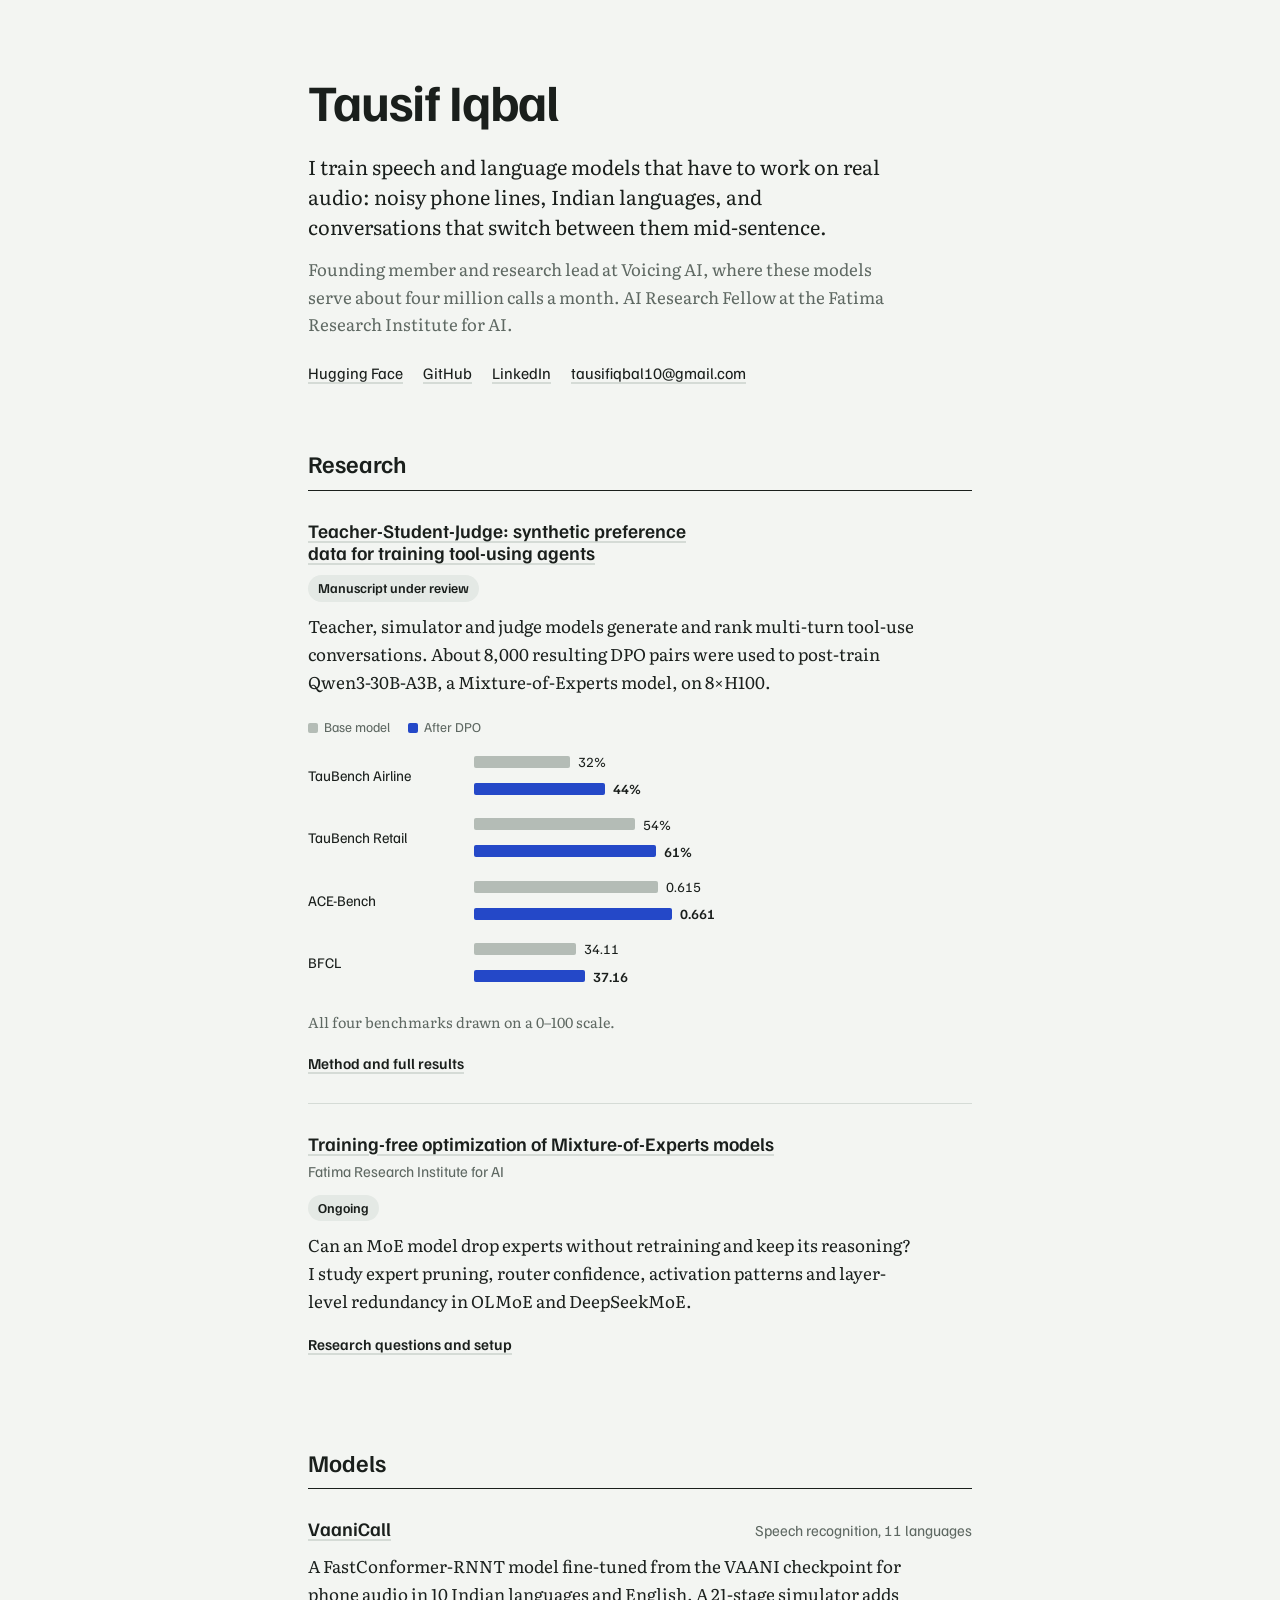
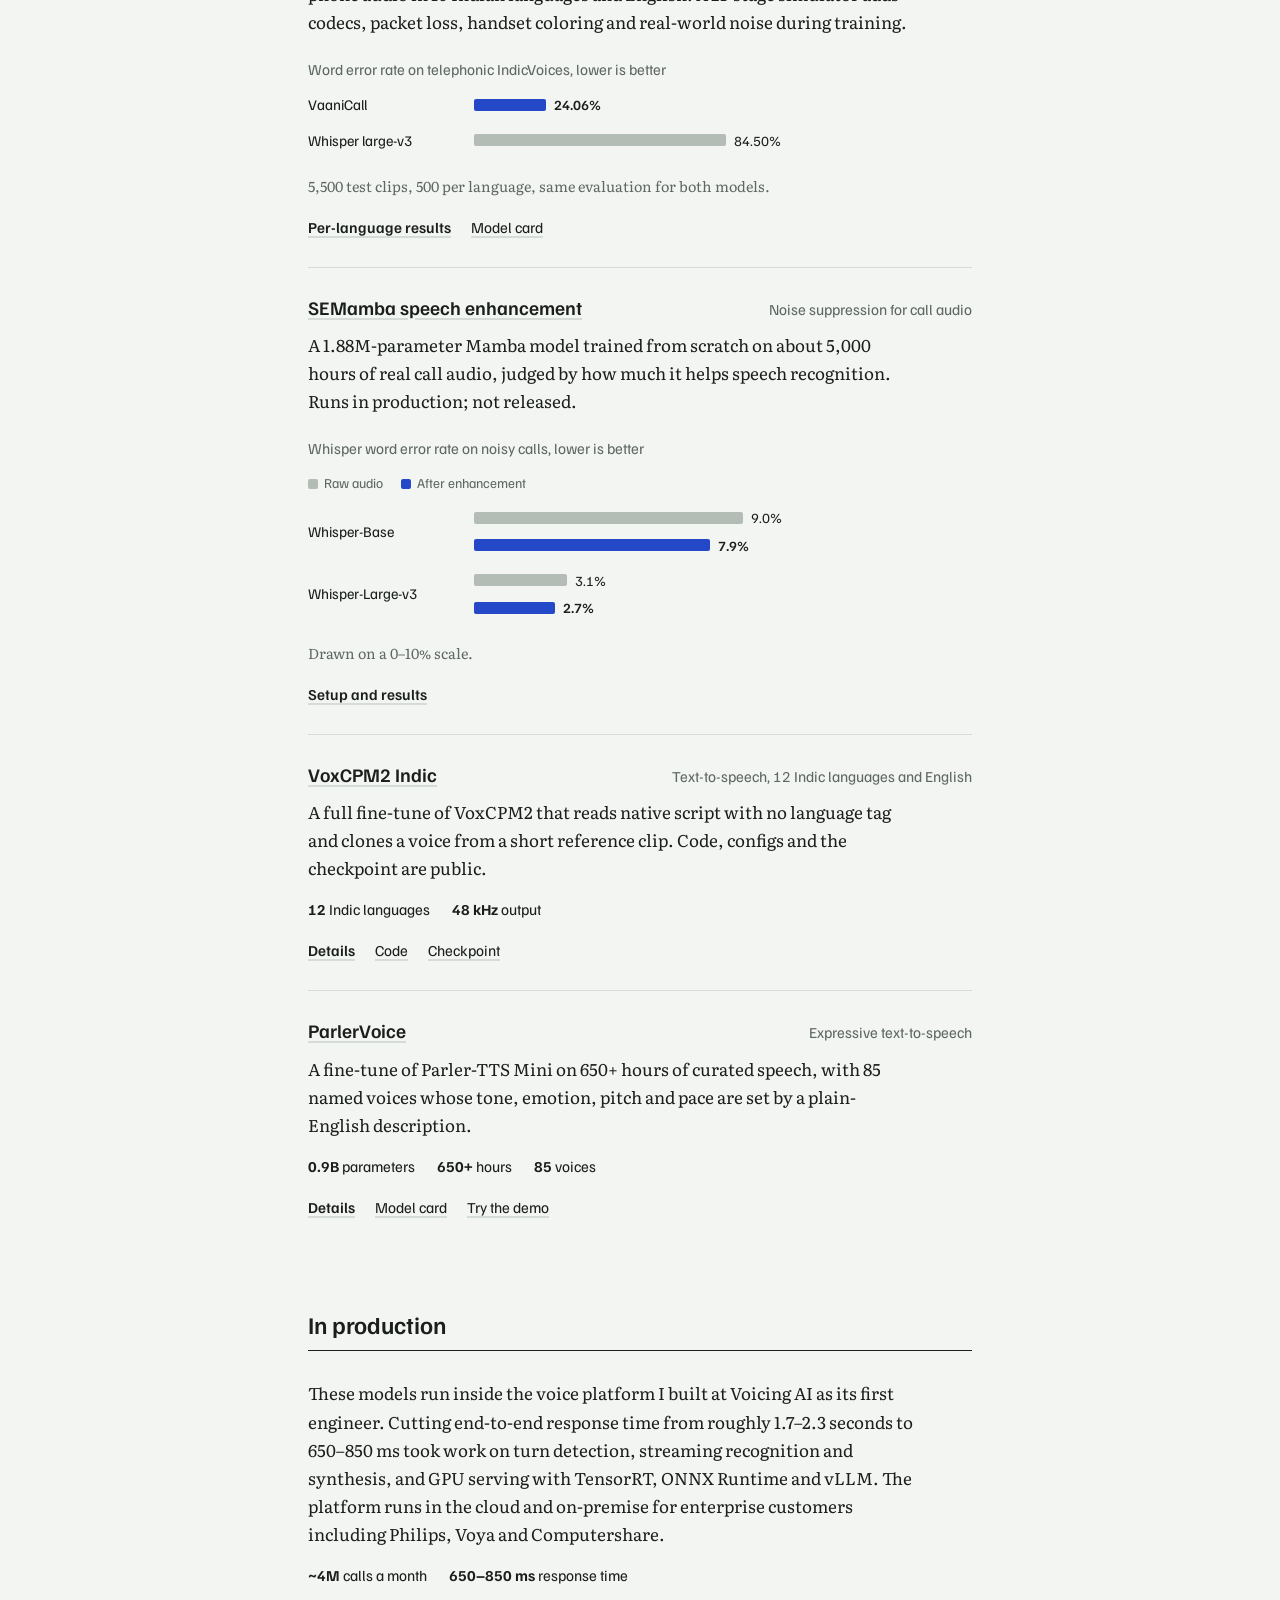
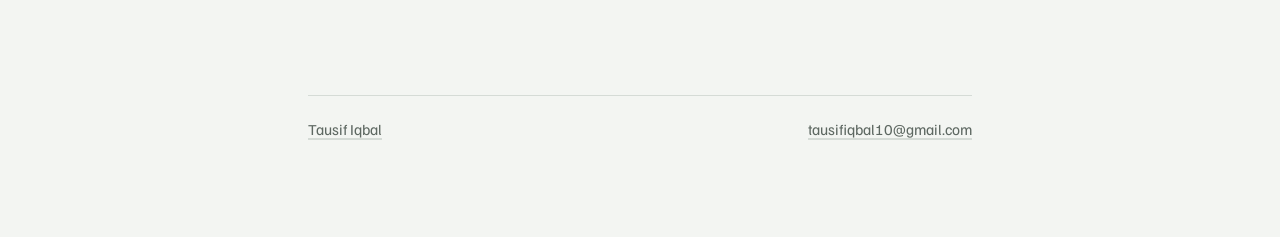
<file: index.html>
<!doctype html>
<html lang="en">
<head>
<meta charset="utf-8">
<meta name="viewport" content="width=device-width, initial-scale=1">
<title>Tausif Iqbal</title>
<meta name="description" content="Tausif Iqbal trains speech and language models for real-world audio: telephony ASR for Indian languages, multilingual TTS, speech enhancement and LLM post-training.">
<link rel="preconnect" href="https://fonts.googleapis.com">
<link rel="preconnect" href="https://fonts.gstatic.com" crossorigin>
<link rel="stylesheet" href="https://fonts.googleapis.com/css2?family=Familjen+Grotesk:wght@500;600;700&family=Literata:opsz,wght@7..72,400;7..72,500&display=swap">
<link rel="stylesheet" href="style.css">
</head>
<body>
<main class="page">

<header>
  <h1>Tausif Iqbal</h1>
  <p class="lede">I train speech and language models that have to work on real audio: noisy phone lines, Indian languages, and conversations that switch between them mid-sentence.</p>
  <p class="sub">Founding member and research lead at Voicing AI, where these models serve about four million calls a month. AI Research Fellow at the Fatima Research Institute for AI.</p>
  <nav class="links" aria-label="Profiles">
    <a href="https://huggingface.co/TieIncred">Hugging Face</a>
    <a href="https://github.com/tieincred">GitHub</a>
    <a href="https://linkedin.com/in/tausif-iqbal-77819a182/">LinkedIn</a>
    <a href="mailto:tausifiqbal10@gmail.com">tausifiqbal10@gmail.com</a>
  </nav>
</header>

<section aria-labelledby="research">
  <h2 id="research">Research</h2>

  <article class="item">
    <h3><a href="teacher-student-judge.html">Teacher-Student-Judge: synthetic preference data for training tool-using agents</a></h3>
    <span class="status">Manuscript under review</span>
    <p>Teacher, simulator and judge models generate and rank multi-turn tool-use conversations. About 8,000 resulting DPO pairs were used to post-train Qwen3-30B-A3B, a Mixture-of-Experts model, on 8×H100.</p>
    <div class="chart" role="img" aria-label="Benchmark scores before and after DPO: TauBench Airline 32 to 44 percent, Retail 54 to 61 percent, ACE-Bench 0.615 to 0.661, BFCL 34.11 to 37.16.">
<div class="key"><span>Base model</span><span class="o">After DPO</span></div>
<div class="row"><span class="lab">TauBench Airline</span><div class="bars">
<div class="bar"><i style="width:19.20%"></i>32%</div>
<div class="bar ours"><i style="width:26.40%"></i>44%</div>
</div></div>
<div class="row"><span class="lab">TauBench Retail</span><div class="bars">
<div class="bar"><i style="width:32.40%"></i>54%</div>
<div class="bar ours"><i style="width:36.60%"></i>61%</div>
</div></div>
<div class="row"><span class="lab">ACE-Bench</span><div class="bars">
<div class="bar"><i style="width:36.90%"></i>0.615</div>
<div class="bar ours"><i style="width:39.66%"></i>0.661</div>
</div></div>
<div class="row"><span class="lab">BFCL</span><div class="bars">
<div class="bar"><i style="width:20.47%"></i>34.11</div>
<div class="bar ours"><i style="width:22.30%"></i>37.16</div>
</div></div>
<p class="note">All four benchmarks drawn on a 0–100 scale.</p>
</div>
    <div class="more"><a href="teacher-student-judge.html">Method and full results</a></div>
  </article>

  <article class="item">
    <div class="item-top">
      <h3><a href="moe-optimization.html">Training-free optimization of Mixture-of-Experts models</a></h3>
      <span class="where">Fatima Research Institute for AI</span>
    </div>
    <span class="status">Ongoing</span>
    <p>Can an MoE model drop experts without retraining and keep its reasoning? I study expert pruning, router confidence, activation patterns and layer-level redundancy in OLMoE and DeepSeekMoE.</p>
    <div class="more"><a href="moe-optimization.html">Research questions and setup</a></div>
  </article>
</section>

<section aria-labelledby="models">
  <h2 id="models">Models</h2>

  <article class="item">
    <div class="item-top">
      <h3><a href="vaanicall.html">VaaniCall</a></h3>
      <span class="where">Speech recognition, 11 languages</span>
    </div>
    <p>A FastConformer-RNNT model fine-tuned from the VAANI checkpoint for phone audio in 10 Indian languages and English. A 21-stage simulator adds codecs, packet loss, handset coloring and real-world noise during training.</p>
    <div class="chart" role="img" aria-label="Word error rate on telephonic IndicVoices: VaaniCall 24.06 percent, Whisper large-v3 84.50 percent.">
<span class="chart-title">Word error rate on telephonic IndicVoices, lower is better</span>
<div class="row"><span class="lab">VaaniCall</span><div class="bars">
<div class="bar ours"><i style="width:14.44%"></i>24.06%</div>
</div></div>
<div class="row"><span class="lab">Whisper large-v3</span><div class="bars">
<div class="bar"><i style="width:50.70%"></i>84.50%</div>
</div></div>
<p class="note">5,500 test clips, 500 per language, same evaluation for both models.</p>
</div>
    <div class="more"><a href="vaanicall.html">Per-language results</a><a href="https://huggingface.co/TieIncred/VaaniCall">Model card</a></div>
  </article>

  <article class="item">
    <div class="item-top">
      <h3><a href="semamba.html">SEMamba speech enhancement</a></h3>
      <span class="where">Noise suppression for call audio</span>
    </div>
    <p>A 1.88M-parameter Mamba model trained from scratch on about 5,000 hours of real call audio, judged by how much it helps speech recognition. Runs in production; not released.</p>
    <div class="chart" role="img" aria-label="Whisper word error rate on noisy audio. Whisper-Base 9.0 percent raw, 7.9 after enhancement. Whisper-Large-v3 3.1 raw, 2.7 after enhancement.">
<span class="chart-title">Whisper word error rate on noisy calls, lower is better</span>
<div class="key"><span>Raw audio</span><span class="o">After enhancement</span></div>
<div class="row"><span class="lab">Whisper-Base</span><div class="bars">
<div class="bar"><i style="width:54.00%"></i>9.0%</div>
<div class="bar ours"><i style="width:47.40%"></i>7.9%</div>
</div></div>
<div class="row"><span class="lab">Whisper-Large-v3</span><div class="bars">
<div class="bar"><i style="width:18.60%"></i>3.1%</div>
<div class="bar ours"><i style="width:16.20%"></i>2.7%</div>
</div></div>
<p class="note">Drawn on a 0–10% scale.</p>
</div>
    <div class="more"><a href="semamba.html">Setup and results</a></div>
  </article>

  <article class="item">
    <div class="item-top">
      <h3><a href="voxcpm2-indic.html">VoxCPM2 Indic</a></h3>
      <span class="where">Text-to-speech, 12 Indic languages and English</span>
    </div>
    <p>A full fine-tune of VoxCPM2 that reads native script with no language tag and clones a voice from a short reference clip. Code, configs and the checkpoint are public.</p>
    <div class="facts"><span><b>12</b> Indic languages</span><span><b>48 kHz</b> output</span></div>
    <div class="more"><a href="voxcpm2-indic.html">Details</a><a href="https://github.com/tieincred/VoxCPM2-Indic">Code</a><a href="https://huggingface.co/TieIncred/VoxCPM2-Indic">Checkpoint</a></div>
  </article>

  <article class="item">
    <div class="item-top">
      <h3><a href="parlervoice.html">ParlerVoice</a></h3>
      <span class="where">Expressive text-to-speech</span>
    </div>
    <p>A fine-tune of Parler-TTS Mini on 650+ hours of curated speech, with 85 named voices whose tone, emotion, pitch and pace are set by a plain-English description.</p>
    <div class="facts"><span><b>0.9B</b> parameters</span><span><b>650+</b> hours</span><span><b>85</b> voices</span></div>
    <div class="more"><a href="parlervoice.html">Details</a><a href="https://huggingface.co/voicing-ai/ParlerVoice">Model card</a><a href="https://huggingface.co/spaces/voicing-ai/ParlerVoice">Try the demo</a></div>
  </article>
</section>

<section aria-labelledby="production">
  <h2 id="production">In production</h2>
  <div class="item">
    <p style="margin-top:0">These models run inside the voice platform I built at Voicing AI as its first engineer. Cutting end-to-end response time from roughly 1.7–2.3 seconds to 650–850 ms took work on turn detection, streaming recognition and synthesis, and GPU serving with TensorRT, ONNX Runtime and vLLM. The platform runs in the cloud and on-premise for enterprise customers including Philips, Voya and Computershare.</p>
    <div class="facts"><span><b>~4M</b> calls a month</span><span><b>650–850 ms</b> response time</span></div>
  </div>
</section>

<footer>
  <a href="index.html">Tausif Iqbal</a>
  <a href="mailto:tausifiqbal10@gmail.com">tausifiqbal10@gmail.com</a>
</footer>
</main>
</body>
</html>
</file>
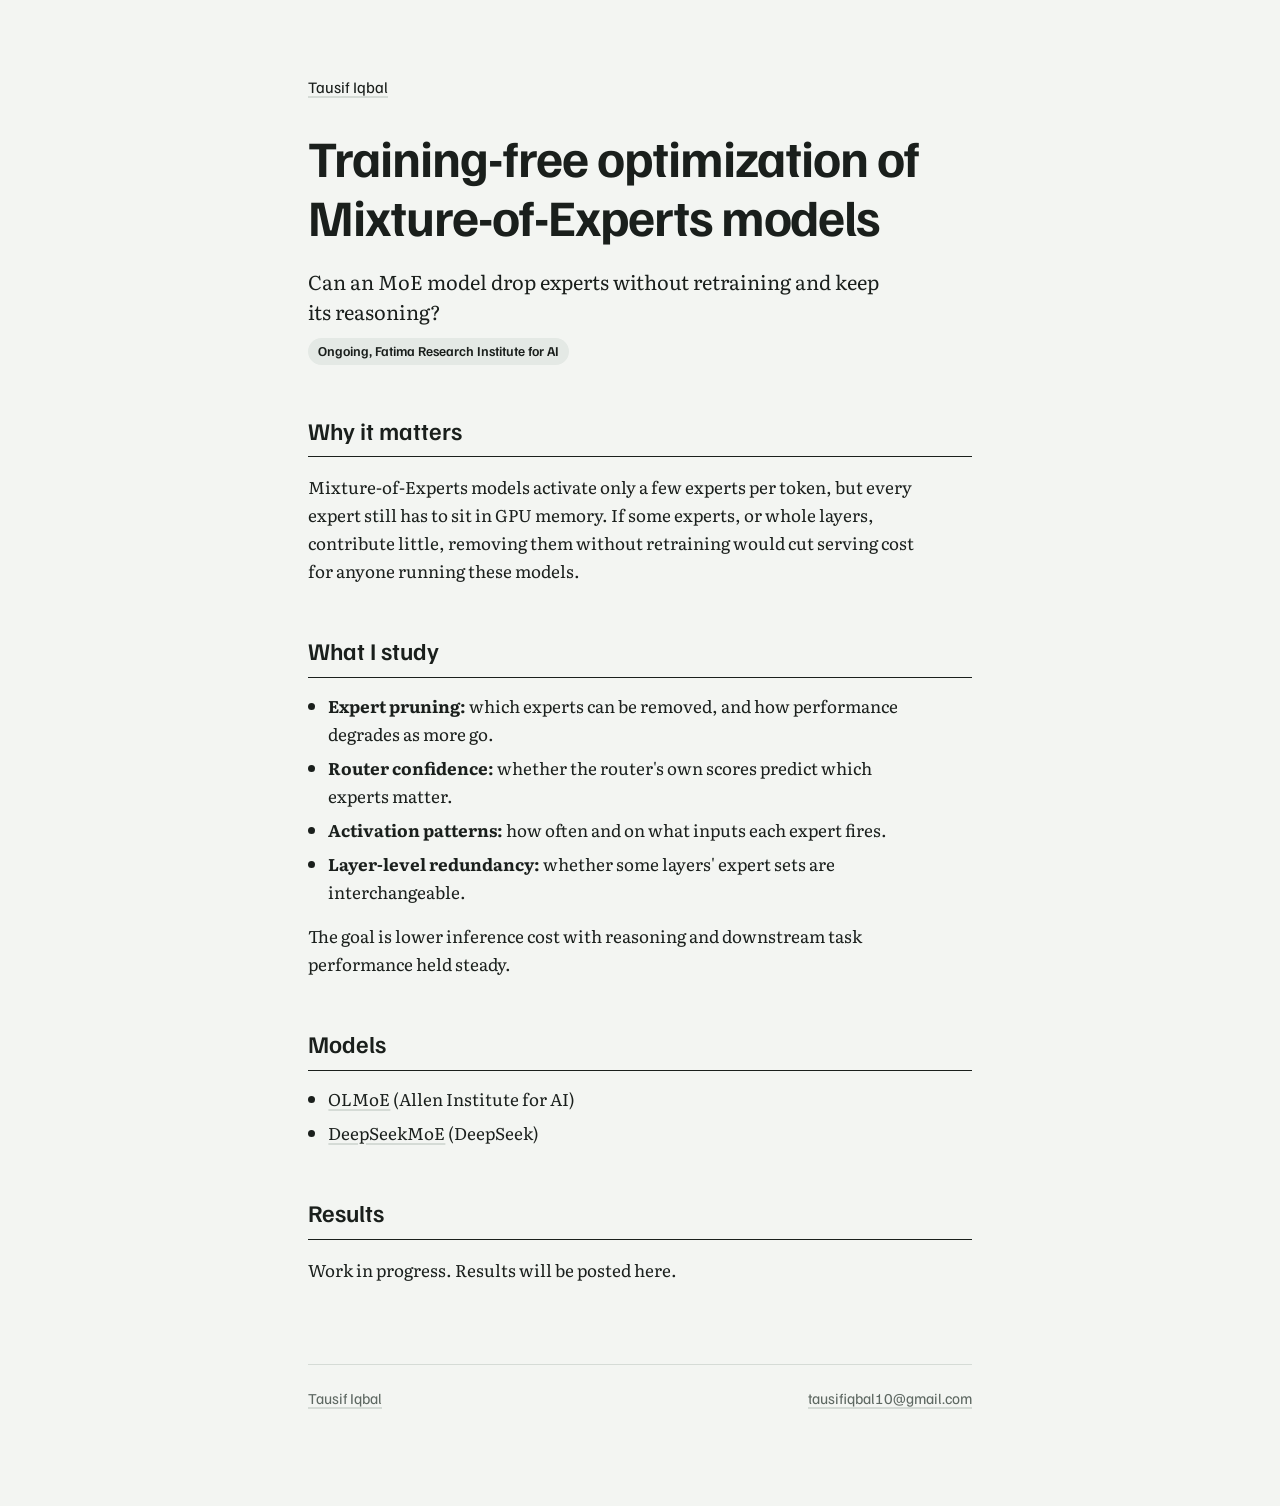
<file: moe-optimization.html>
<!doctype html>
<html lang="en">
<head>
<meta charset="utf-8">
<meta name="viewport" content="width=device-width, initial-scale=1">
<title>MoE optimization | Tausif Iqbal</title>
<meta name="description" content="Training-free optimization of Mixture-of-Experts language models: expert pruning, router confidence and layer redundancy.">
<link rel="preconnect" href="https://fonts.googleapis.com">
<link rel="preconnect" href="https://fonts.gstatic.com" crossorigin>
<link rel="stylesheet" href="https://fonts.googleapis.com/css2?family=Familjen+Grotesk:wght@500;600;700&family=Literata:opsz,wght@7..72,400;7..72,500&display=swap">
<link rel="stylesheet" href="style.css">
</head>
<body>
<main class="page detail">
<a class="back" href="index.html">Tausif Iqbal</a>
<article class="detail">
<h1>Training-free optimization of Mixture-of-Experts models</h1>
<p class="lede">Can an MoE model drop experts without retraining and keep its reasoning?</p>
<span class="status">Ongoing, Fatima Research Institute for AI</span>

<section><h2>Why it matters</h2>
<p>Mixture-of-Experts models activate only a few experts per token, but every expert still has to sit in GPU memory. If some experts, or whole layers, contribute little, removing them without retraining would cut serving cost for anyone running these models.</p></section>

<section><h2>What I study</h2>
<ul>
<li><b>Expert pruning:</b> which experts can be removed, and how performance degrades as more go.</li>
<li><b>Router confidence:</b> whether the router's own scores predict which experts matter.</li>
<li><b>Activation patterns:</b> how often and on what inputs each expert fires.</li>
<li><b>Layer-level redundancy:</b> whether some layers' expert sets are interchangeable.</li>
</ul>
<p>The goal is lower inference cost with reasoning and downstream task performance held steady.</p></section>

<section><h2>Models</h2>
<ul>
<li><a href="https://huggingface.co/allenai/OLMoE-1B-7B-0924">OLMoE</a> (Allen Institute for AI)</li>
<li><a href="https://github.com/deepseek-ai/DeepSeek-MoE">DeepSeekMoE</a> (DeepSeek)</li>
</ul></section>

<section><h2>Results</h2>
<p>Work in progress. Results will be posted here.</p></section>
</article>
<footer>
  <a href="index.html">Tausif Iqbal</a>
  <a href="mailto:tausifiqbal10@gmail.com">tausifiqbal10@gmail.com</a>
</footer>
</main>
</body>
</html>
</file>
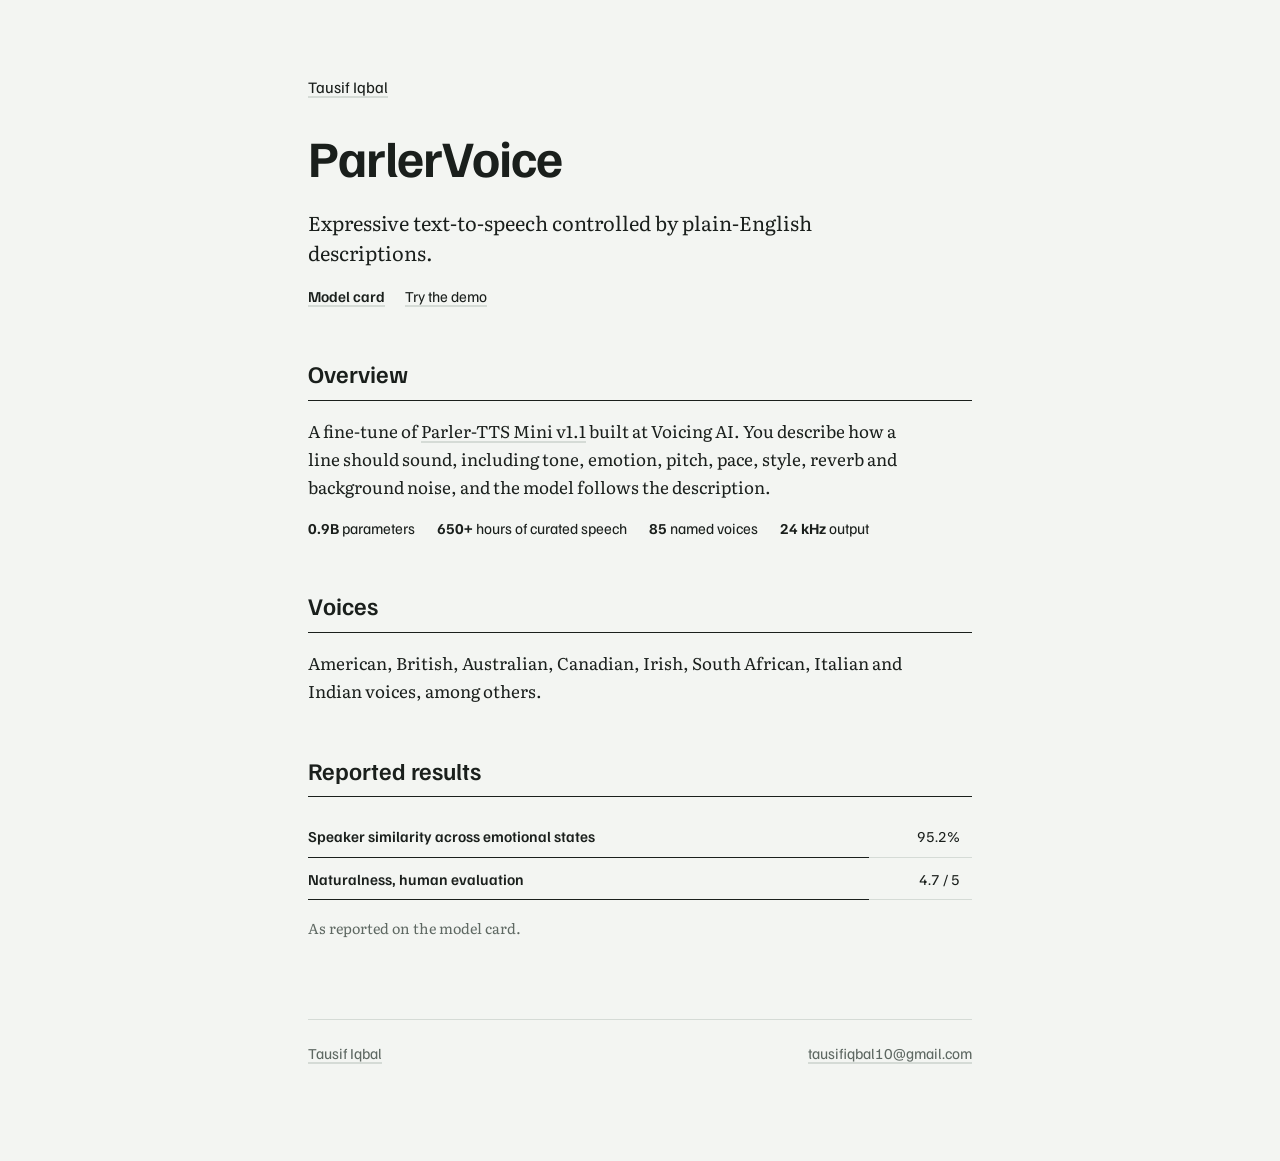
<file: parlervoice.html>
<!doctype html>
<html lang="en">
<head>
<meta charset="utf-8">
<meta name="viewport" content="width=device-width, initial-scale=1">
<title>ParlerVoice | Tausif Iqbal</title>
<meta name="description" content="ParlerVoice: expressive multi-speaker text-to-speech fine-tuned from Parler-TTS Mini.">
<link rel="preconnect" href="https://fonts.googleapis.com">
<link rel="preconnect" href="https://fonts.gstatic.com" crossorigin>
<link rel="stylesheet" href="https://fonts.googleapis.com/css2?family=Familjen+Grotesk:wght@500;600;700&family=Literata:opsz,wght@7..72,400;7..72,500&display=swap">
<link rel="stylesheet" href="style.css">
</head>
<body>
<main class="page detail">
<a class="back" href="index.html">Tausif Iqbal</a>
<article class="detail">
<h1>ParlerVoice</h1>
<p class="lede">Expressive text-to-speech controlled by plain-English descriptions.</p>
<div class="more"><a href="https://huggingface.co/voicing-ai/ParlerVoice">Model card</a><a href="https://huggingface.co/spaces/voicing-ai/ParlerVoice">Try the demo</a></div>

<section><h2>Overview</h2>
<p>A fine-tune of <a href="https://huggingface.co/parler-tts/parler-tts-mini-v1.1">Parler-TTS Mini v1.1</a> built at Voicing AI. You describe how a line should sound, including tone, emotion, pitch, pace, style, reverb and background noise, and the model follows the description.</p>
<div class="facts"><span><b>0.9B</b> parameters</span><span><b>650+</b> hours of curated speech</span><span><b>85</b> named voices</span><span><b>24 kHz</b> output</span></div></section>

<section><h2>Voices</h2>
<p>American, British, Australian, Canadian, Irish, South African, Italian and Indian voices, among others.</p></section>

<section><h2>Reported results</h2>
<div class="tablewrap"><table>
<tr><th>Speaker similarity across emotional states</th><td class="num">95.2%</td></tr>
<tr><th>Naturalness, human evaluation</th><td class="num">4.7 / 5</td></tr>
</table></div>
<p class="note">As reported on the model card.</p></section>
</article>
<footer>
  <a href="index.html">Tausif Iqbal</a>
  <a href="mailto:tausifiqbal10@gmail.com">tausifiqbal10@gmail.com</a>
</footer>
</main>
</body>
</html>
</file>
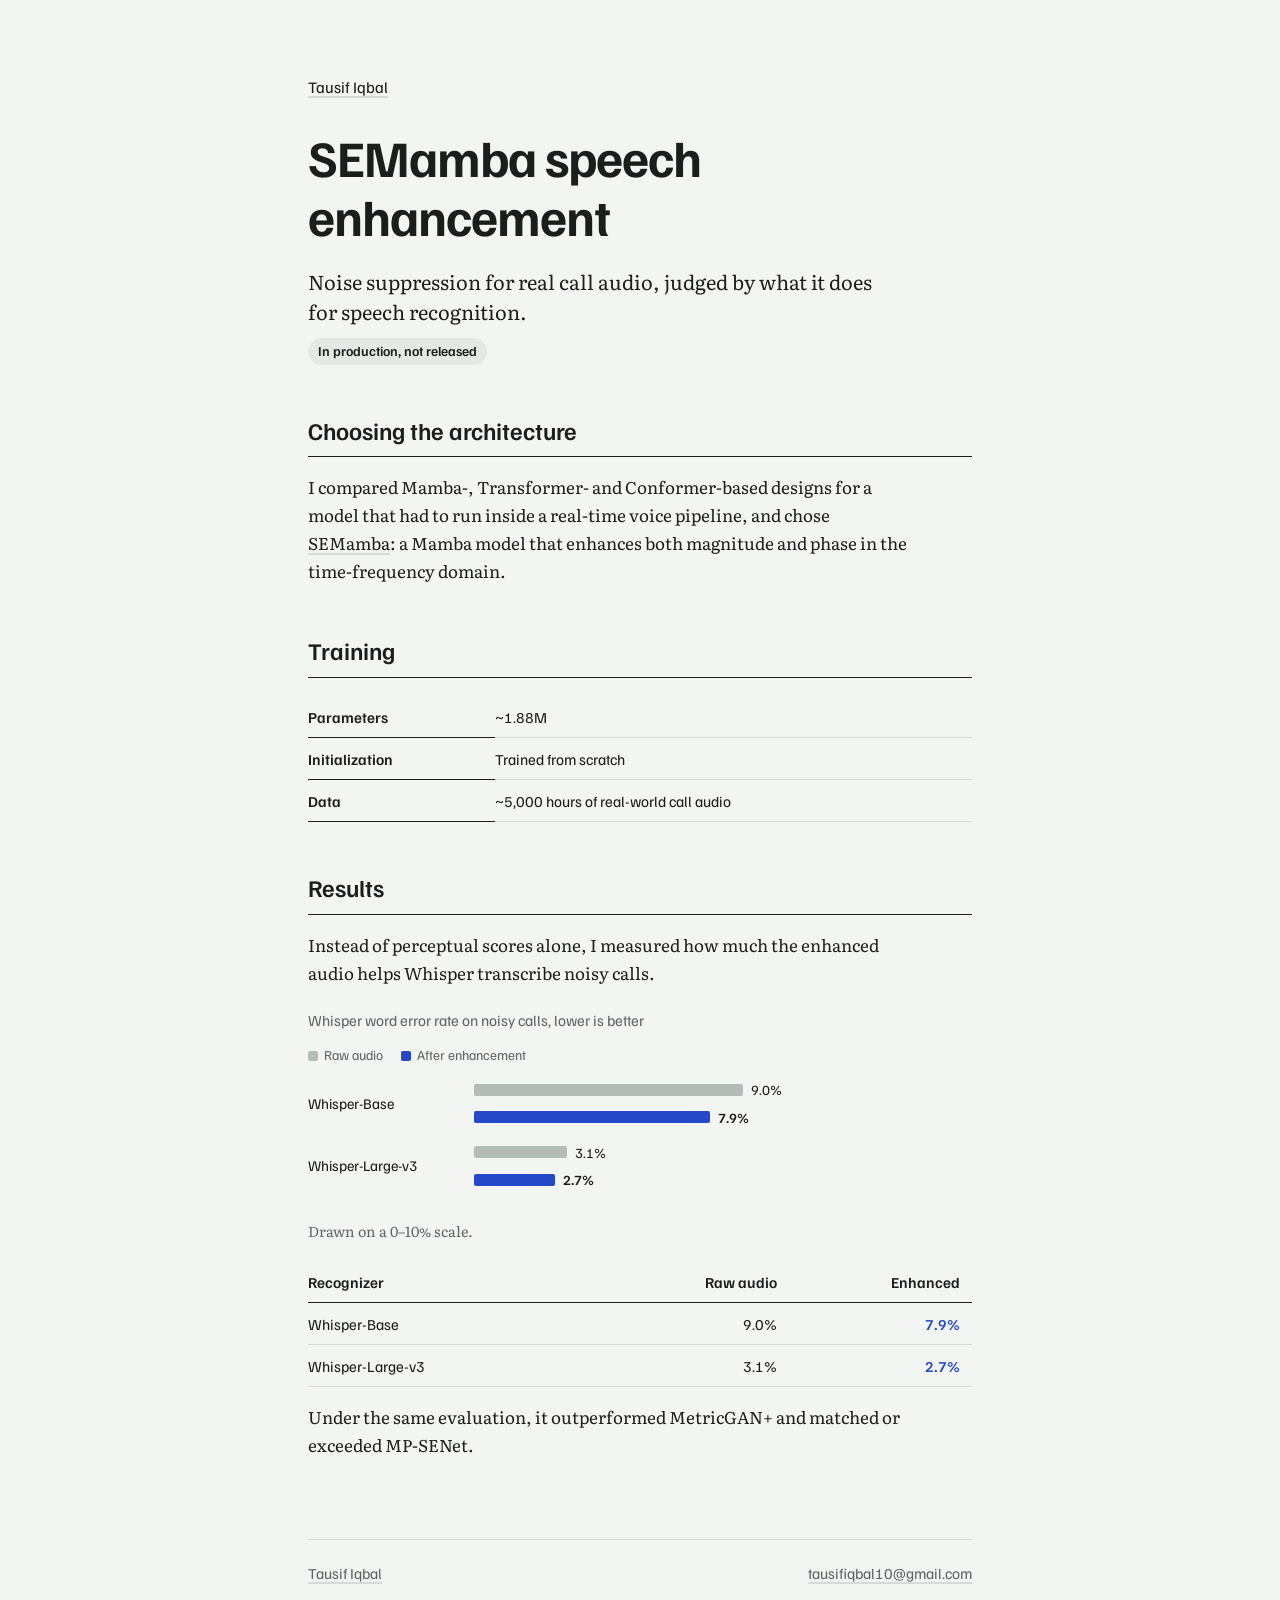
<file: semamba.html>
<!doctype html>
<html lang="en">
<head>
<meta charset="utf-8">
<meta name="viewport" content="width=device-width, initial-scale=1">
<title>SEMamba enhancement | Tausif Iqbal</title>
<meta name="description" content="Speech enhancement for call audio: SEMamba trained from scratch on about 5,000 hours, evaluated through downstream ASR.">
<link rel="preconnect" href="https://fonts.googleapis.com">
<link rel="preconnect" href="https://fonts.gstatic.com" crossorigin>
<link rel="stylesheet" href="https://fonts.googleapis.com/css2?family=Familjen+Grotesk:wght@500;600;700&family=Literata:opsz,wght@7..72,400;7..72,500&display=swap">
<link rel="stylesheet" href="style.css">
</head>
<body>
<main class="page detail">
<a class="back" href="index.html">Tausif Iqbal</a>
<article class="detail">
<h1>SEMamba speech enhancement</h1>
<p class="lede">Noise suppression for real call audio, judged by what it does for speech recognition.</p>
<span class="status">In production, not released</span>

<section><h2>Choosing the architecture</h2>
<p>I compared Mamba-, Transformer- and Conformer-based designs for a model that had to run inside a real-time voice pipeline, and chose <a href="https://arxiv.org/abs/2405.06573">SEMamba</a>: a Mamba model that enhances both magnitude and phase in the time-frequency domain.</p></section>

<section><h2>Training</h2>
<div class="tablewrap"><table>
<tr><th>Parameters</th><td>~1.88M</td></tr>
<tr><th>Initialization</th><td>Trained from scratch</td></tr>
<tr><th>Data</th><td>~5,000 hours of real-world call audio</td></tr>
</table></div></section>

<section><h2>Results</h2>
<p>Instead of perceptual scores alone, I measured how much the enhanced audio helps Whisper transcribe noisy calls.</p>
<div class="chart" role="img" aria-label="Whisper word error rate on noisy audio. Whisper-Base 9.0 percent raw, 7.9 after enhancement. Whisper-Large-v3 3.1 raw, 2.7 after enhancement.">
<span class="chart-title">Whisper word error rate on noisy calls, lower is better</span>
<div class="key"><span>Raw audio</span><span class="o">After enhancement</span></div>
<div class="row"><span class="lab">Whisper-Base</span><div class="bars">
<div class="bar"><i style="width:54.00%"></i>9.0%</div>
<div class="bar ours"><i style="width:47.40%"></i>7.9%</div>
</div></div>
<div class="row"><span class="lab">Whisper-Large-v3</span><div class="bars">
<div class="bar"><i style="width:18.60%"></i>3.1%</div>
<div class="bar ours"><i style="width:16.20%"></i>2.7%</div>
</div></div>
<p class="note">Drawn on a 0–10% scale.</p>
</div>
<div class="tablewrap"><table>
<tr><th>Recognizer</th><th class="num">Raw audio</th><th class="num">Enhanced</th></tr>
<tr><td>Whisper-Base</td><td class="num">9.0%</td><td class="num win">7.9%</td></tr>
<tr><td>Whisper-Large-v3</td><td class="num">3.1%</td><td class="num win">2.7%</td></tr>
</table></div>
<p>Under the same evaluation, it outperformed MetricGAN+ and matched or exceeded MP-SENet.</p></section>
</article>
<footer>
  <a href="index.html">Tausif Iqbal</a>
  <a href="mailto:tausifiqbal10@gmail.com">tausifiqbal10@gmail.com</a>
</footer>
</main>
</body>
</html>
</file>
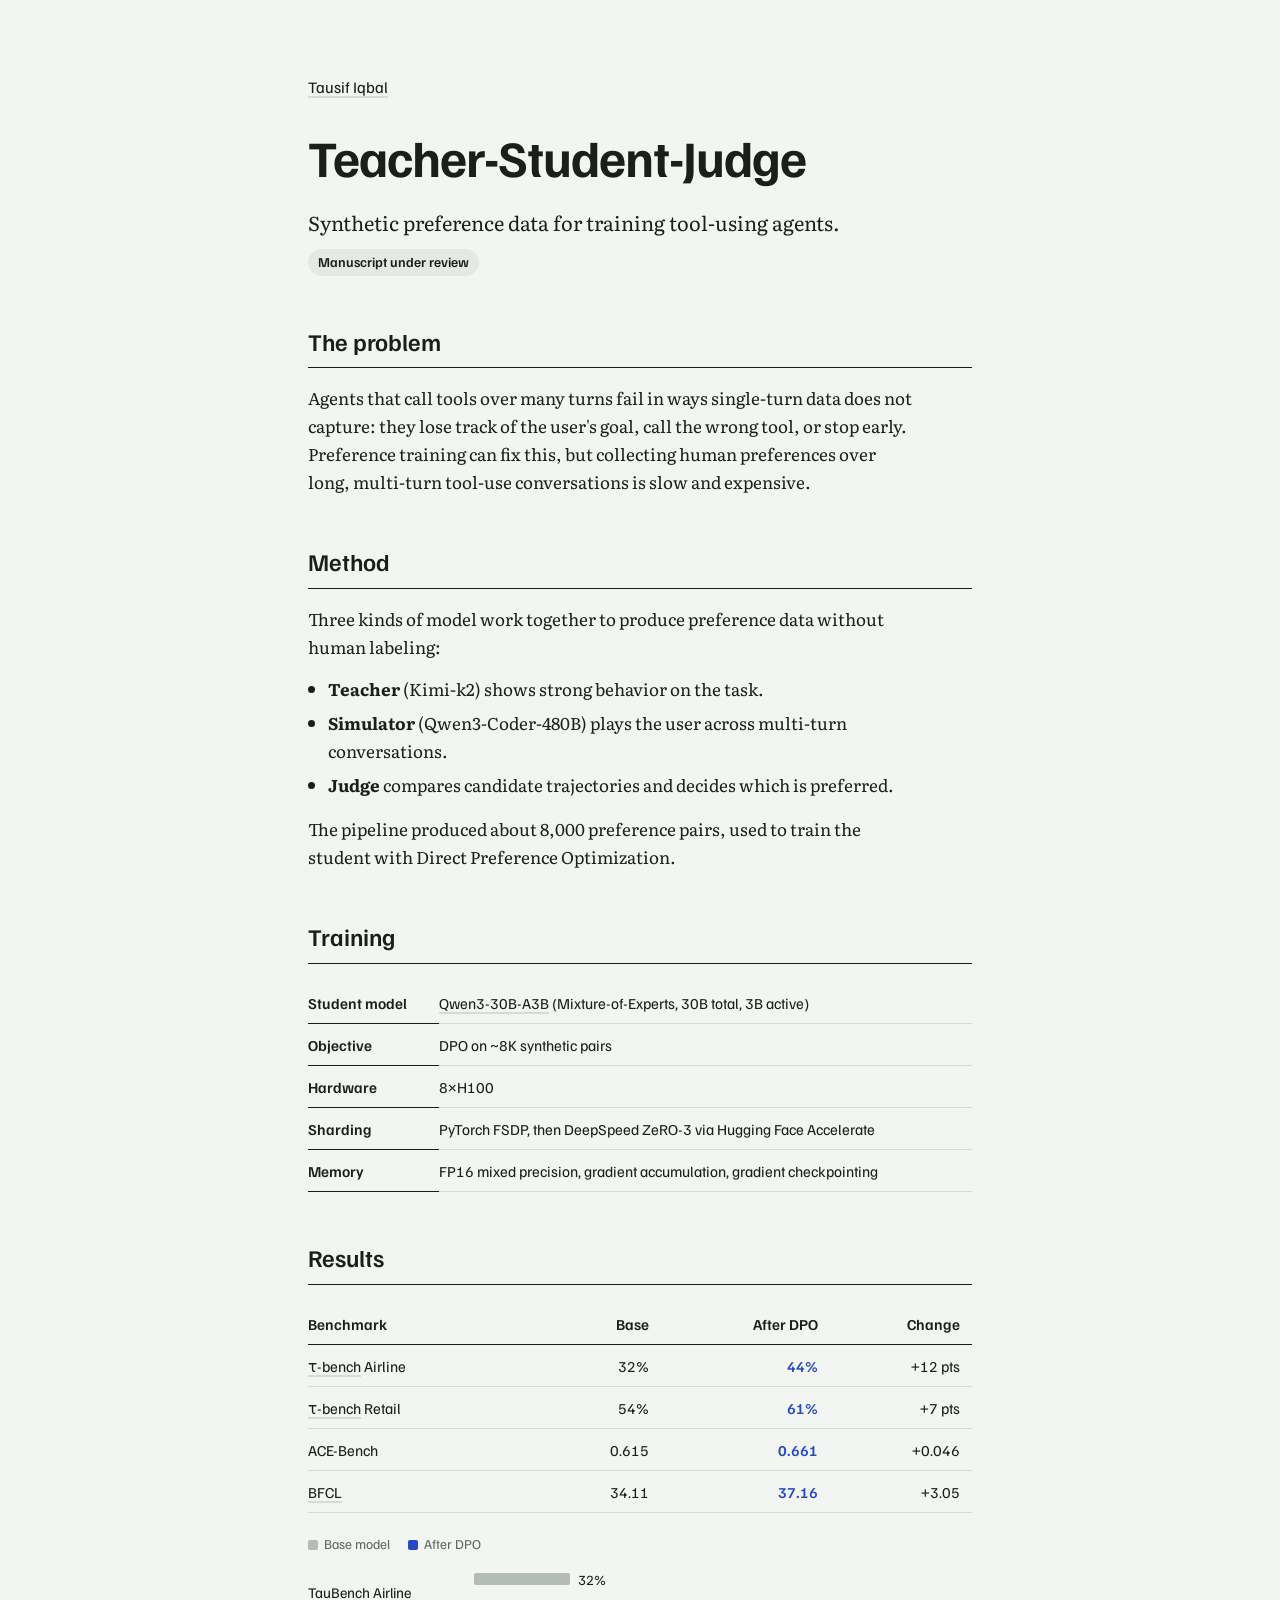
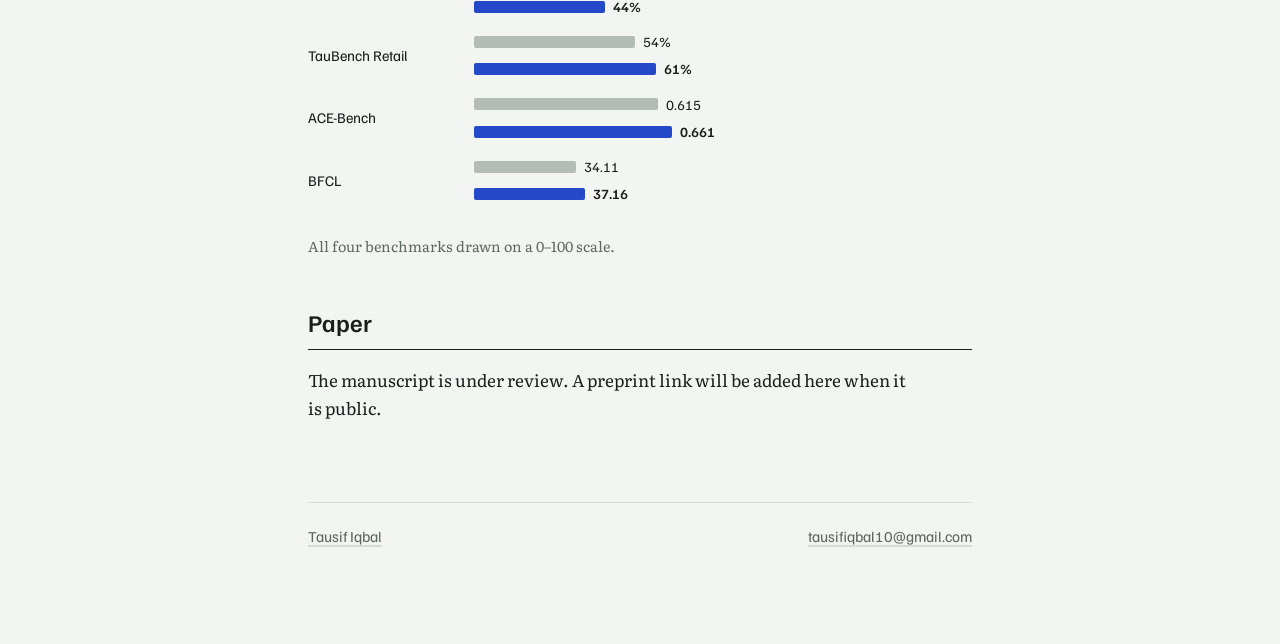
<file: teacher-student-judge.html>
<!doctype html>
<html lang="en">
<head>
<meta charset="utf-8">
<meta name="viewport" content="width=device-width, initial-scale=1">
<title>Teacher-Student-Judge | Tausif Iqbal</title>
<meta name="description" content="Synthetic preference data for training tool-using LLM agents, and DPO post-training of Qwen3-30B-A3B.">
<link rel="preconnect" href="https://fonts.googleapis.com">
<link rel="preconnect" href="https://fonts.gstatic.com" crossorigin>
<link rel="stylesheet" href="https://fonts.googleapis.com/css2?family=Familjen+Grotesk:wght@500;600;700&family=Literata:opsz,wght@7..72,400;7..72,500&display=swap">
<link rel="stylesheet" href="style.css">
</head>
<body>
<main class="page detail">
<a class="back" href="index.html">Tausif Iqbal</a>
<article class="detail">
<h1>Teacher-Student-Judge</h1>
<p class="lede">Synthetic preference data for training tool-using agents.</p>
<span class="status">Manuscript under review</span>

<section><h2>The problem</h2>
<p>Agents that call tools over many turns fail in ways single-turn data does not capture: they lose track of the user's goal, call the wrong tool, or stop early. Preference training can fix this, but collecting human preferences over long, multi-turn tool-use conversations is slow and expensive.</p></section>

<section><h2>Method</h2>
<p>Three kinds of model work together to produce preference data without human labeling:</p>
<ul>
<li><b>Teacher</b> (Kimi-k2) shows strong behavior on the task.</li>
<li><b>Simulator</b> (Qwen3-Coder-480B) plays the user across multi-turn conversations.</li>
<li><b>Judge</b> compares candidate trajectories and decides which is preferred.</li>
</ul>
<p>The pipeline produced about 8,000 preference pairs, used to train the student with Direct Preference Optimization.</p></section>

<section><h2>Training</h2>
<div class="tablewrap"><table>
<tr><th>Student model</th><td><a href="https://huggingface.co/Qwen/Qwen3-30B-A3B">Qwen3-30B-A3B</a> (Mixture-of-Experts, 30B total, 3B active)</td></tr>
<tr><th>Objective</th><td>DPO on ~8K synthetic pairs</td></tr>
<tr><th>Hardware</th><td>8×H100</td></tr>
<tr><th>Sharding</th><td>PyTorch FSDP, then DeepSpeed ZeRO-3 via Hugging Face Accelerate</td></tr>
<tr><th>Memory</th><td>FP16 mixed precision, gradient accumulation, gradient checkpointing</td></tr>
</table></div></section>

<section><h2>Results</h2>
<div class="tablewrap"><table>
<tr><th>Benchmark</th><th class="num">Base</th><th class="num">After DPO</th><th class="num">Change</th></tr>
<tr><td><a href="https://github.com/sierra-research/tau-bench">τ-bench</a> Airline</td><td class="num">32%</td><td class="num win">44%</td><td class="num">+12 pts</td></tr>
<tr><td><a href="https://github.com/sierra-research/tau-bench">τ-bench</a> Retail</td><td class="num">54%</td><td class="num win">61%</td><td class="num">+7 pts</td></tr>
<tr><td>ACE-Bench</td><td class="num">0.615</td><td class="num win">0.661</td><td class="num">+0.046</td></tr>
<tr><td><a href="https://gorilla.cs.berkeley.edu/leaderboard.html">BFCL</a></td><td class="num">34.11</td><td class="num win">37.16</td><td class="num">+3.05</td></tr>
</table></div>
<div class="chart" role="img" aria-label="Benchmark scores before and after DPO: TauBench Airline 32 to 44 percent, Retail 54 to 61 percent, ACE-Bench 0.615 to 0.661, BFCL 34.11 to 37.16.">
<div class="key"><span>Base model</span><span class="o">After DPO</span></div>
<div class="row"><span class="lab">TauBench Airline</span><div class="bars">
<div class="bar"><i style="width:19.20%"></i>32%</div>
<div class="bar ours"><i style="width:26.40%"></i>44%</div>
</div></div>
<div class="row"><span class="lab">TauBench Retail</span><div class="bars">
<div class="bar"><i style="width:32.40%"></i>54%</div>
<div class="bar ours"><i style="width:36.60%"></i>61%</div>
</div></div>
<div class="row"><span class="lab">ACE-Bench</span><div class="bars">
<div class="bar"><i style="width:36.90%"></i>0.615</div>
<div class="bar ours"><i style="width:39.66%"></i>0.661</div>
</div></div>
<div class="row"><span class="lab">BFCL</span><div class="bars">
<div class="bar"><i style="width:20.47%"></i>34.11</div>
<div class="bar ours"><i style="width:22.30%"></i>37.16</div>
</div></div>
<p class="note">All four benchmarks drawn on a 0–100 scale.</p>
</div>
</section>

<section><h2>Paper</h2>
<p>The manuscript is under review. A preprint link will be added here when it is public.</p></section>
</article>
<footer>
  <a href="index.html">Tausif Iqbal</a>
  <a href="mailto:tausifiqbal10@gmail.com">tausifiqbal10@gmail.com</a>
</footer>
</main>
</body>
</html>
</file>
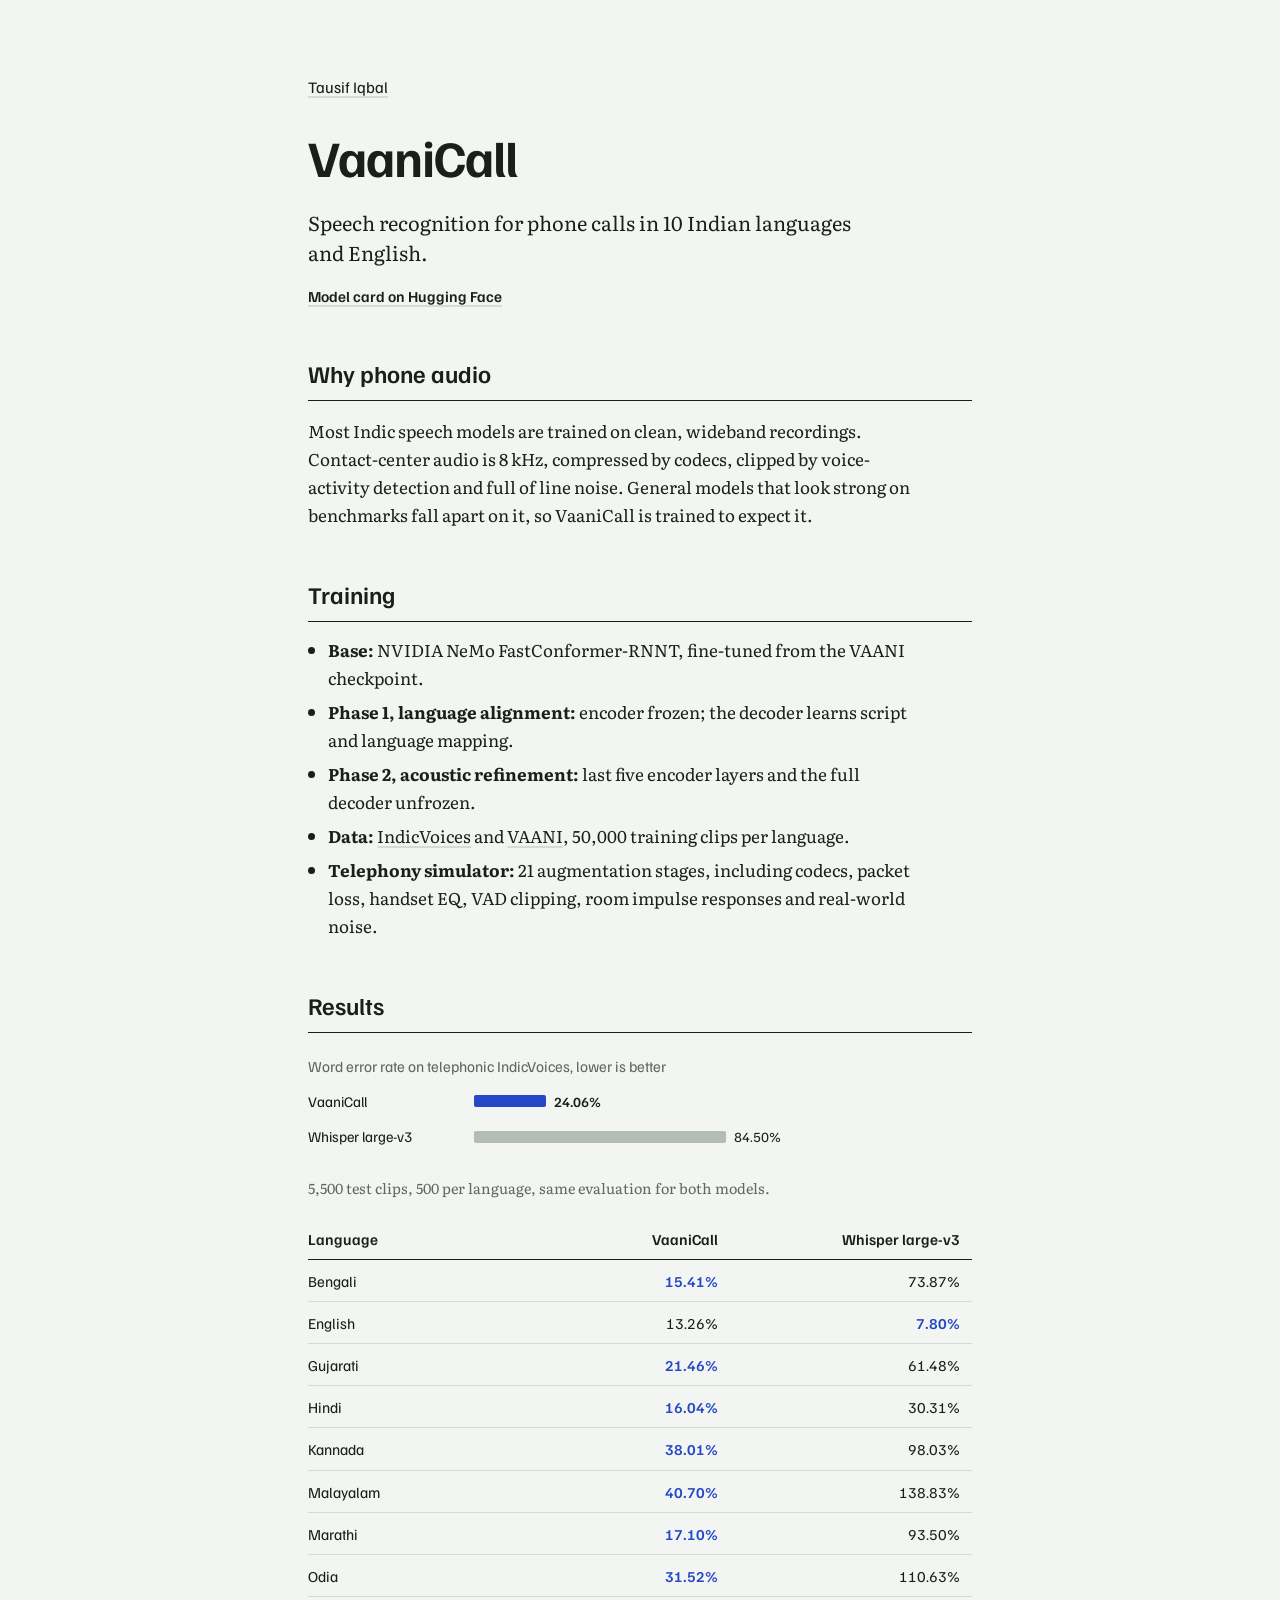
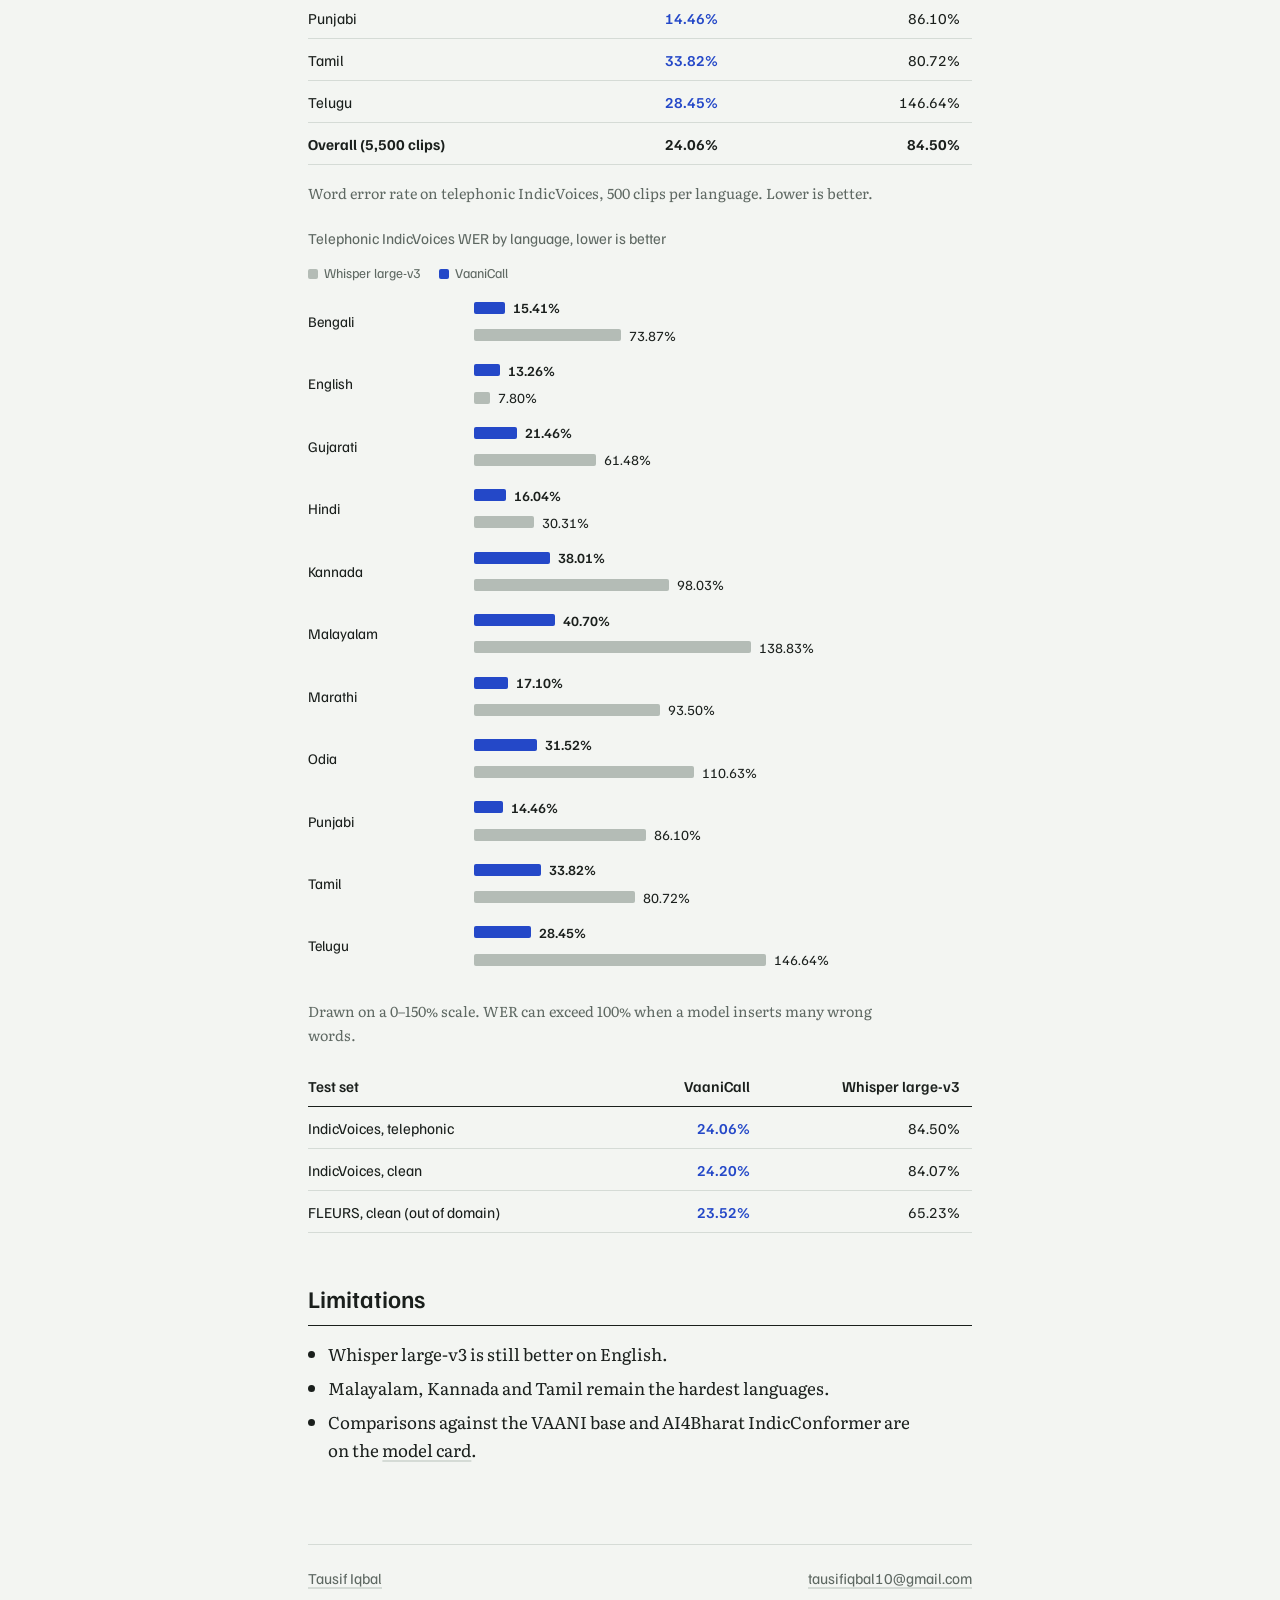
<file: vaanicall.html>
<!doctype html>
<html lang="en">
<head>
<meta charset="utf-8">
<meta name="viewport" content="width=device-width, initial-scale=1">
<title>VaaniCall | Tausif Iqbal</title>
<meta name="description" content="VaaniCall: telephony speech recognition for 10 Indian languages and English, with per-language results.">
<link rel="preconnect" href="https://fonts.googleapis.com">
<link rel="preconnect" href="https://fonts.gstatic.com" crossorigin>
<link rel="stylesheet" href="https://fonts.googleapis.com/css2?family=Familjen+Grotesk:wght@500;600;700&family=Literata:opsz,wght@7..72,400;7..72,500&display=swap">
<link rel="stylesheet" href="style.css">
</head>
<body>
<main class="page detail">
<a class="back" href="index.html">Tausif Iqbal</a>
<article class="detail">
<h1>VaaniCall</h1>
<p class="lede">Speech recognition for phone calls in 10 Indian languages and English.</p>
<div class="more"><a href="https://huggingface.co/TieIncred/VaaniCall">Model card on Hugging Face</a></div>

<section><h2>Why phone audio</h2>
<p>Most Indic speech models are trained on clean, wideband recordings. Contact-center audio is 8 kHz, compressed by codecs, clipped by voice-activity detection and full of line noise. General models that look strong on benchmarks fall apart on it, so VaaniCall is trained to expect it.</p></section>

<section><h2>Training</h2>
<ul>
<li><b>Base:</b> NVIDIA NeMo FastConformer-RNNT, fine-tuned from the VAANI checkpoint.</li>
<li><b>Phase 1, language alignment:</b> encoder frozen; the decoder learns script and language mapping.</li>
<li><b>Phase 2, acoustic refinement:</b> last five encoder layers and the full decoder unfrozen.</li>
<li><b>Data:</b> <a href="https://huggingface.co/datasets/ai4bharat/IndicVoices">IndicVoices</a> and <a href="https://arxiv.org/abs/2603.28714">VAANI</a>, 50,000 training clips per language.</li>
<li><b>Telephony simulator:</b> 21 augmentation stages, including codecs, packet loss, handset EQ, VAD clipping, room impulse responses and real-world noise.</li>
</ul></section>

<section><h2>Results</h2>
<div class="chart" role="img" aria-label="Word error rate on telephonic IndicVoices: VaaniCall 24.06 percent, Whisper large-v3 84.50 percent.">
<span class="chart-title">Word error rate on telephonic IndicVoices, lower is better</span>
<div class="row"><span class="lab">VaaniCall</span><div class="bars">
<div class="bar ours"><i style="width:14.44%"></i>24.06%</div>
</div></div>
<div class="row"><span class="lab">Whisper large-v3</span><div class="bars">
<div class="bar"><i style="width:50.70%"></i>84.50%</div>
</div></div>
<p class="note">5,500 test clips, 500 per language, same evaluation for both models.</p>
</div>
<div class="tablewrap"><table>
<tr><th>Language</th><th class="num">VaaniCall</th><th class="num">Whisper large-v3</th></tr>
<tr><td>Bengali</td><td class="num win">15.41%</td><td class="num">73.87%</td></tr>
<tr><td>English</td><td class="num">13.26%</td><td class="num win">7.80%</td></tr>
<tr><td>Gujarati</td><td class="num win">21.46%</td><td class="num">61.48%</td></tr>
<tr><td>Hindi</td><td class="num win">16.04%</td><td class="num">30.31%</td></tr>
<tr><td>Kannada</td><td class="num win">38.01%</td><td class="num">98.03%</td></tr>
<tr><td>Malayalam</td><td class="num win">40.70%</td><td class="num">138.83%</td></tr>
<tr><td>Marathi</td><td class="num win">17.10%</td><td class="num">93.50%</td></tr>
<tr><td>Odia</td><td class="num win">31.52%</td><td class="num">110.63%</td></tr>
<tr><td>Punjabi</td><td class="num win">14.46%</td><td class="num">86.10%</td></tr>
<tr><td>Tamil</td><td class="num win">33.82%</td><td class="num">80.72%</td></tr>
<tr><td>Telugu</td><td class="num win">28.45%</td><td class="num">146.64%</td></tr>
<tr class="total"><td>Overall (5,500 clips)</td><td class="num">24.06%</td><td class="num">84.50%</td></tr>
</table></div>
<p class="note">Word error rate on telephonic IndicVoices, 500 clips per language. Lower is better.</p>
<div class="chart" role="img" aria-label="Per-language word error rates for VaaniCall and Whisper large-v3 on telephonic IndicVoices.">
<span class="chart-title">Telephonic IndicVoices WER by language, lower is better</span>
<div class="key"><span>Whisper large-v3</span><span class="o">VaaniCall</span></div>
<div class="row"><span class="lab">Bengali</span><div class="bars">
<div class="bar ours"><i style="width:6.16%"></i>15.41%</div>
<div class="bar"><i style="width:29.55%"></i>73.87%</div>
</div></div>
<div class="row"><span class="lab">English</span><div class="bars">
<div class="bar ours"><i style="width:5.30%"></i>13.26%</div>
<div class="bar"><i style="width:3.12%"></i>7.80%</div>
</div></div>
<div class="row"><span class="lab">Gujarati</span><div class="bars">
<div class="bar ours"><i style="width:8.58%"></i>21.46%</div>
<div class="bar"><i style="width:24.59%"></i>61.48%</div>
</div></div>
<div class="row"><span class="lab">Hindi</span><div class="bars">
<div class="bar ours"><i style="width:6.42%"></i>16.04%</div>
<div class="bar"><i style="width:12.12%"></i>30.31%</div>
</div></div>
<div class="row"><span class="lab">Kannada</span><div class="bars">
<div class="bar ours"><i style="width:15.20%"></i>38.01%</div>
<div class="bar"><i style="width:39.21%"></i>98.03%</div>
</div></div>
<div class="row"><span class="lab">Malayalam</span><div class="bars">
<div class="bar ours"><i style="width:16.28%"></i>40.70%</div>
<div class="bar"><i style="width:55.53%"></i>138.83%</div>
</div></div>
<div class="row"><span class="lab">Marathi</span><div class="bars">
<div class="bar ours"><i style="width:6.84%"></i>17.10%</div>
<div class="bar"><i style="width:37.40%"></i>93.50%</div>
</div></div>
<div class="row"><span class="lab">Odia</span><div class="bars">
<div class="bar ours"><i style="width:12.61%"></i>31.52%</div>
<div class="bar"><i style="width:44.25%"></i>110.63%</div>
</div></div>
<div class="row"><span class="lab">Punjabi</span><div class="bars">
<div class="bar ours"><i style="width:5.78%"></i>14.46%</div>
<div class="bar"><i style="width:34.44%"></i>86.10%</div>
</div></div>
<div class="row"><span class="lab">Tamil</span><div class="bars">
<div class="bar ours"><i style="width:13.53%"></i>33.82%</div>
<div class="bar"><i style="width:32.29%"></i>80.72%</div>
</div></div>
<div class="row"><span class="lab">Telugu</span><div class="bars">
<div class="bar ours"><i style="width:11.38%"></i>28.45%</div>
<div class="bar"><i style="width:58.66%"></i>146.64%</div>
</div></div>
<p class="note">Drawn on a 0–150% scale. WER can exceed 100% when a model inserts many wrong words.</p>
</div>
<div class="tablewrap"><table>
<tr><th>Test set</th><th class="num">VaaniCall</th><th class="num">Whisper large-v3</th></tr>
<tr><td>IndicVoices, telephonic</td><td class="num win">24.06%</td><td class="num">84.50%</td></tr>
<tr><td>IndicVoices, clean</td><td class="num win">24.20%</td><td class="num">84.07%</td></tr>
<tr><td>FLEURS, clean (out of domain)</td><td class="num win">23.52%</td><td class="num">65.23%</td></tr>
</table></div></section>

<section><h2>Limitations</h2>
<ul>
<li>Whisper large-v3 is still better on English.</li>
<li>Malayalam, Kannada and Tamil remain the hardest languages.</li>
<li>Comparisons against the VAANI base and AI4Bharat IndicConformer are on the <a href="https://huggingface.co/TieIncred/VaaniCall">model card</a>.</li>
</ul></section>
</article>
<footer>
  <a href="index.html">Tausif Iqbal</a>
  <a href="mailto:tausifiqbal10@gmail.com">tausifiqbal10@gmail.com</a>
</footer>
</main>
</body>
</html>
</file>
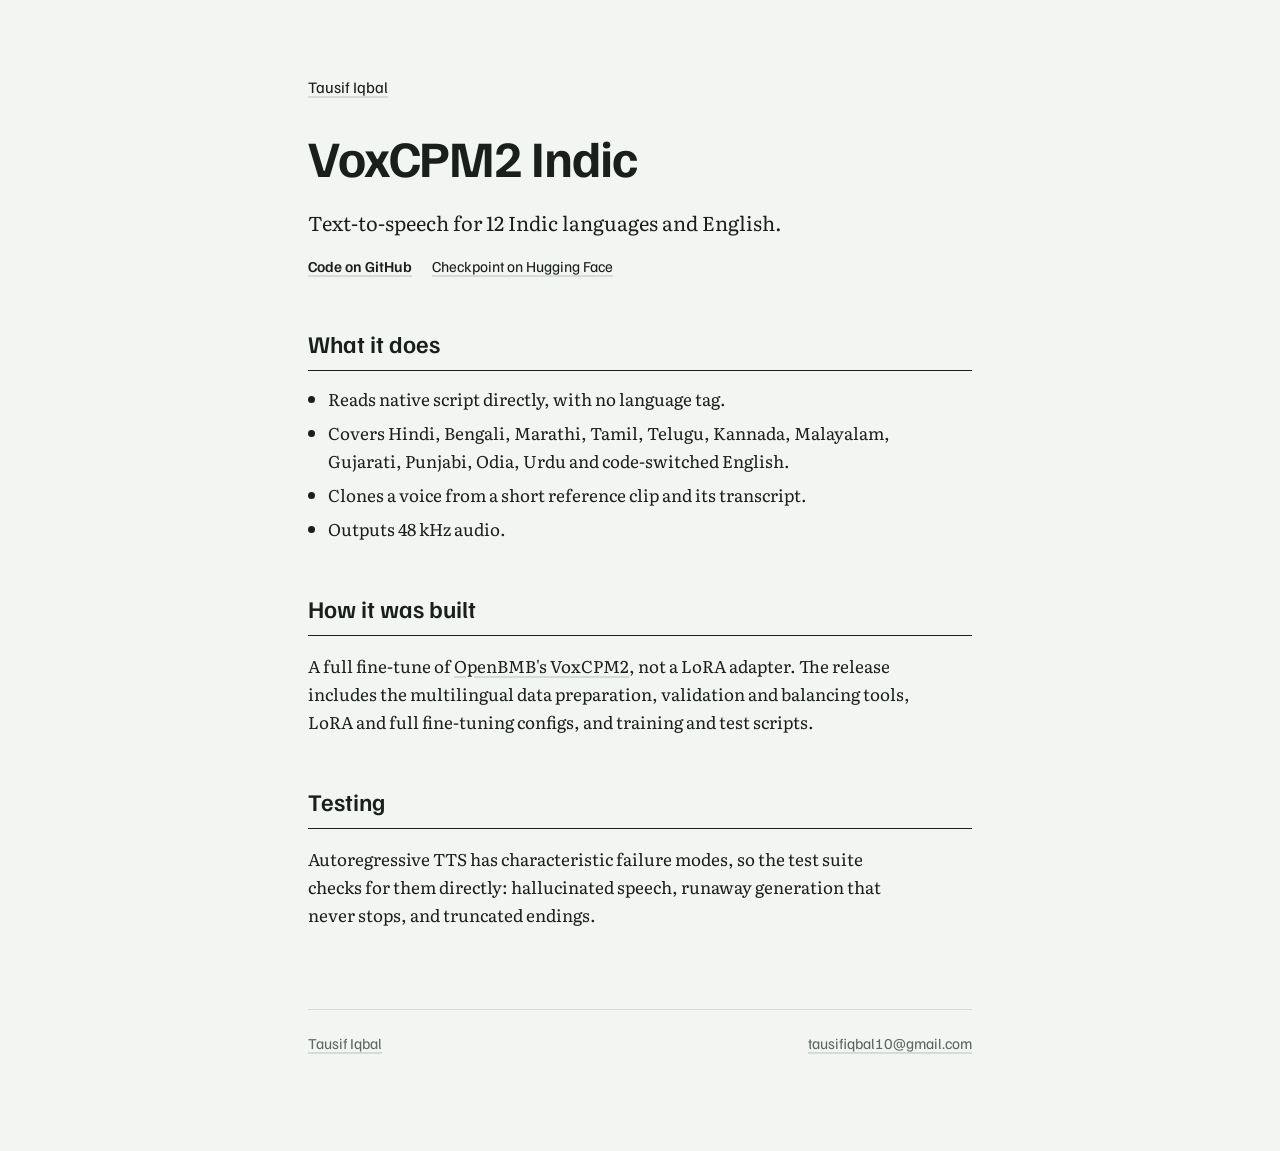
<file: voxcpm2-indic.html>
<!doctype html>
<html lang="en">
<head>
<meta charset="utf-8">
<meta name="viewport" content="width=device-width, initial-scale=1">
<title>VoxCPM2 Indic | Tausif Iqbal</title>
<meta name="description" content="A full fine-tune of VoxCPM2 for 12 Indic languages and English, with public code and checkpoint.">
<link rel="preconnect" href="https://fonts.googleapis.com">
<link rel="preconnect" href="https://fonts.gstatic.com" crossorigin>
<link rel="stylesheet" href="https://fonts.googleapis.com/css2?family=Familjen+Grotesk:wght@500;600;700&family=Literata:opsz,wght@7..72,400;7..72,500&display=swap">
<link rel="stylesheet" href="style.css">
</head>
<body>
<main class="page detail">
<a class="back" href="index.html">Tausif Iqbal</a>
<article class="detail">
<h1>VoxCPM2 Indic</h1>
<p class="lede">Text-to-speech for 12 Indic languages and English.</p>
<div class="more"><a href="https://github.com/tieincred/VoxCPM2-Indic">Code on GitHub</a><a href="https://huggingface.co/TieIncred/VoxCPM2-Indic">Checkpoint on Hugging Face</a></div>

<section><h2>What it does</h2>
<ul>
<li>Reads native script directly, with no language tag.</li>
<li>Covers Hindi, Bengali, Marathi, Tamil, Telugu, Kannada, Malayalam, Gujarati, Punjabi, Odia, Urdu and code-switched English.</li>
<li>Clones a voice from a short reference clip and its transcript.</li>
<li>Outputs 48 kHz audio.</li>
</ul></section>

<section><h2>How it was built</h2>
<p>A full fine-tune of <a href="https://github.com/OpenBMB/VoxCPM">OpenBMB's VoxCPM2</a>, not a LoRA adapter. The release includes the multilingual data preparation, validation and balancing tools, LoRA and full fine-tuning configs, and training and test scripts.</p></section>

<section><h2>Testing</h2>
<p>Autoregressive TTS has characteristic failure modes, so the test suite checks for them directly: hallucinated speech, runaway generation that never stops, and truncated endings.</p></section>
</article>
<footer>
  <a href="index.html">Tausif Iqbal</a>
  <a href="mailto:tausifiqbal10@gmail.com">tausifiqbal10@gmail.com</a>
</footer>
</main>
</body>
</html>
</file>
<file: style.css>
:root{
  --paper:#F3F5F2; --ink:#1A1F1C; --muted:#5E6862; --rule:#D5DBD6;
  --ours:#2448C8; --base:#B4BCB6; --chip:#E4E9E5;
  --head:"Familjen Grotesk",ui-sans-serif,system-ui,sans-serif;
  --body:"Literata",Georgia,"Times New Roman",serif;
  color-scheme:light;
}
@media (prefers-color-scheme:dark){:root{
  --paper:#121614; --ink:#E6EAE7; --muted:#97A39C; --rule:#2B332E;
  --ours:#8FA6FF; --base:#4A544E; --chip:#1E2521; color-scheme:dark}}
*{box-sizing:border-box}
html{-webkit-text-size-adjust:100%}
body{margin:0;background:var(--paper);color:var(--ink);font-family:var(--body);font-size:17px;line-height:1.65}
.page{max-width:44rem;margin:0 auto;padding-inline:20px;padding-block:72px 96px}
a{color:inherit;text-decoration-color:var(--rule);text-underline-offset:3px;text-decoration-thickness:1.5px}
a:hover{text-decoration-color:var(--ours)}
a:focus-visible{outline:2px solid var(--ours);outline-offset:3px;border-radius:2px}
h1,h2,h3{font-family:var(--head);font-weight:600;line-height:1.15;margin:0;text-wrap:balance}
h1{font-size:clamp(2.2rem,6vw,3.2rem);font-weight:700;letter-spacing:-.02em}
.lede{font-size:1.25rem;line-height:1.5;margin:20px 0 0;max-width:36rem}
.sub{font-size:1.05rem;color:var(--muted);margin:14px 0 0;max-width:36rem}
.links{display:flex;flex-wrap:wrap;gap:6px 20px;margin-top:22px;font-family:var(--head);font-size:1rem}
section{margin-top:64px}
h2{font-size:1.5rem;padding-bottom:12px;border-bottom:1.5px solid var(--ink)}
.item{padding-block:28px;border-bottom:1px solid var(--rule)}
.item:last-child{border-bottom:0}
.item-top{display:flex;flex-wrap:wrap;align-items:baseline;justify-content:space-between;gap:4px 16px}
h3{font-size:1.2rem}
.where{font-family:var(--head);font-size:.95rem;color:var(--muted)}
p{max-width:38rem}
.item p{margin:10px 0 0}
.status{display:inline-block;font-family:var(--head);font-size:.85rem;font-weight:600;padding:2px 10px;border-radius:999px;background:var(--chip);color:var(--ink);margin-top:12px}
.more{display:flex;flex-wrap:wrap;gap:6px 20px;margin-top:16px;font-family:var(--head);font-size:.95rem}
.more a:first-child{font-weight:600}
.chart{margin-top:20px;display:grid;gap:12px}
.chart-title{font-family:var(--head);font-size:.95rem;color:var(--muted)}
.row{display:grid;grid-template-columns:minmax(0,9.5rem) minmax(0,1fr);gap:4px 14px;align-items:center}
.row .lab{font-family:var(--head);font-size:.92rem;line-height:1.3}
.bars{display:grid;gap:4px}
.bar{display:flex;align-items:center;gap:8px;font-family:var(--head);font-size:.88rem;font-variant-numeric:tabular-nums}
.bar i{display:block;height:12px;border-radius:2px;background:var(--base);flex:none}
.bar.ours i{background:var(--ours)}
.bar.ours{font-weight:600}
.key{display:flex;flex-wrap:wrap;gap:4px 18px;font-family:var(--head);font-size:.85rem;color:var(--muted)}
.key span::before{content:"";display:inline-block;width:10px;height:10px;border-radius:2px;margin-right:6px;vertical-align:-1px;background:var(--base)}
.key span.o::before{background:var(--ours)}
.note{font-size:.9rem;color:var(--muted);margin-top:4px}
.facts{display:flex;flex-wrap:wrap;gap:6px 22px;margin-top:14px;font-family:var(--head);font-size:.95rem}
.facts b{font-weight:700;font-variant-numeric:tabular-nums}
.back{font-family:var(--head);font-size:1rem;display:inline-block;margin-bottom:28px}
.detail h2{margin-top:0}
.detail section{margin-top:52px}
.detail section p{margin:16px 0 0}
.detail ul{margin:14px 0 0;padding-left:1.2em;max-width:38rem}
.detail li{margin-top:6px}
.tablewrap{overflow-x:auto;margin-top:18px}
table{border-collapse:collapse;width:100%;font-family:var(--head);font-size:.95rem;font-variant-numeric:tabular-nums}
th,td{text-align:left;padding:8px 12px 8px 0;border-bottom:1px solid var(--rule);vertical-align:top}
th,td.num{white-space:nowrap}
th{font-weight:600;border-bottom:1.5px solid var(--ink)}
td.num,th.num{text-align:right}
tr.total td{font-weight:700;border-top:1.5px solid var(--ink)}
td.win{color:var(--ours);font-weight:600}
footer{margin-top:80px;padding-top:20px;border-top:1px solid var(--rule);font-family:var(--head);font-size:.95rem;color:var(--muted);display:flex;flex-wrap:wrap;gap:6px 24px;justify-content:space-between}
@media (max-width:520px){.row{grid-template-columns:1fr}.page{padding-block:48px 72px}}
@media (prefers-reduced-motion:no-preference){
  .bar i{transform-origin:left;animation:grow .7s cubic-bezier(.2,.7,.2,1) both}
  @keyframes grow{from{transform:scaleX(0)}to{transform:scaleX(1)}}
}
</file>
